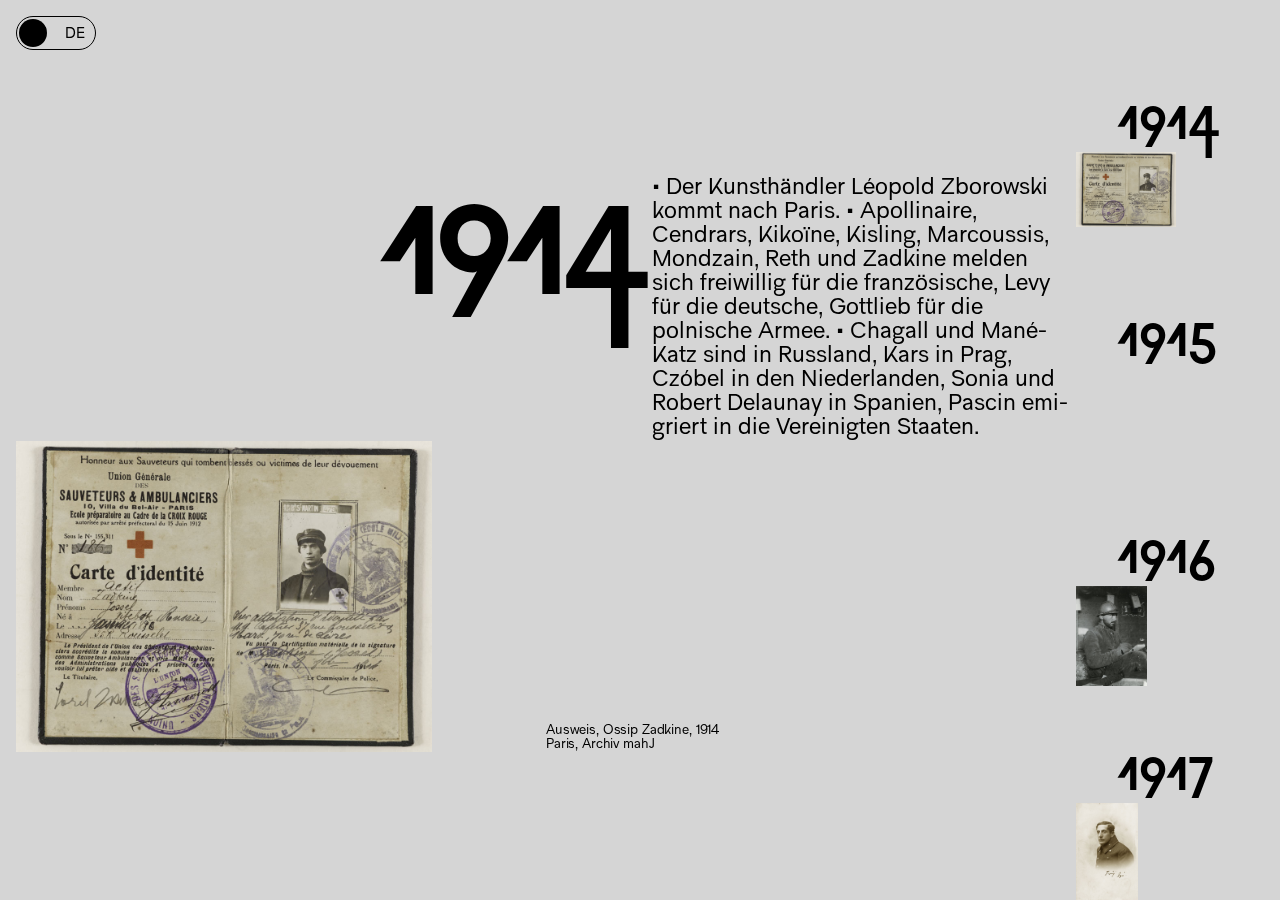
<file: Chronologie_2/index.html>
<html lang="en">

<head>
    <meta charset="UTF-8">
    <meta http-equiv="X-UA-Compatible" content="IE=edge">
    <meta name="viewport" content="width=device-width, initial-scale=1.0">
    <title>JMB Paris Magnétique • Kiosk 2</title>
    <link rel="stylesheet" href="main.css">
</head>

<body>
    <nav class="NavBar">
        <label class="switch">
            <input type="checkbox">
            <span class="slider round">
                <p id="EN">EN</p>
                <p id="DE">DE</p>
            </span>
        </label>
    </nav>

    <div class="body-wrapper">
        <div class="slider-main main-german-version">

            <div class="event-item" id="date-14">
                <div class="txt-h">
                    <h1 class="big-date">1914</h1>
                    <p class="body-txt">• Der Kunsthändler Léopold Zborowski kommt nach Paris. • Apollinaire, Cendrars,
                        Kikoïne, Kisling, Marcoussis, Mondzain, Reth und Zadkine melden sich freiwillig für die
                        französische, Levy für die deutsche, Gottlieb für die polnische Armee. • Chagall und Mané-Katz
                        sind in Russland, Kars in Prag, Czóbel in den Niederlanden, Sonia und Robert Delaunay in
                        Spanien, Pascin emi- griert in die Vereinigten Staaten.</p>
                </div>
                <div class="img-big img-horizontal">

                    <img src="src/10. Chrono 1914.jpeg" alt="1914" class="">
                    <div class="img-description">
                        <p>Ausweis, Ossip Zadkine, 1914 <br>Paris, Archiv mahJ</p>
                    </div>
                </div>
            </div>
            <div class="event-item" id="date-15">
                <div class="txt-h no-img">
                    <h1 class="big-date">1915</h1>
                    <p class="body-txt">• Kisling und Lipchitz kehren verwundet nach Paris zurück. • Soutine schließt
                        einen Vertrag mit dem Kunsthändler Léopold Zborowski.
                        • Marie Vassilieff eröffnet in ihrem Atelier in der Rue du Maine eine Kantine für mittellose
                        Künstler. Sie entwickelt sich zu einem Treff- punkt der Avantgarde, der von Othon Friesz,
                        Picasso, Max Jacob, Kisling, Modigliani und Marevna besucht wird.</p>
                </div>
            </div>
            <div class="event-item" id="date-16">
                <div class="txt-h">
                    <h1 class="big-date">1916</h1>
                    <p class="body-txt">• Lipchitz schließt einen Vertrag mit der Galerie von Léonce Rosenberg. •
                        Modigliani lernt Zborowski kennen, der ihn daraufhin als Kunsthändler vertritt. • Kisling,
                        Matisse, Modigliani, Ortiz de Zárate und Picasso stellen gemeinsam bei einer Ausstellung der
                        Gesellschaft Lyre et Palette aus.</p>
                </div>
                <div class="img-big img-vertical">

                    <img src="src/11. Chrono 1916.jpeg" alt="1916" class="">
                    <div class="img-description">
                        <p>Simon Mondzain an der Front <br>Collection Marie-José Mondzain</p>
                    </div>
                </div>
            </div>
            <div class="event-item" id="date-17">
                <div class="txt-h">
                    <h1 class="big-date">1917</h1>
                    <p class="body-txt">• Erste Einzelausstellung von Modigliani in der Pariser Galerie Berthe Weill. •
                        Die bolsche- wistische Partei proklamiert die Russische Sozialistische Föderative
                        Sowjetrepublik.
                        • Die „Blaue Armee“, polnischen Streitkräfte in Frankreich, wird aufgebaut. • Balfour-
                        Deklaration: Die Briten erklären ihre Unter- stützung für eine „nationale Heimstätte des
                        jüdischen Volkes“ im osmanischen Palästina</p>
                </div>
                <div class="img-big img-vertical">

                    <img src="src/12. Chrono 1917.jpeg" alt="1917" class="">
                    <div class="img-description">
                        <p>Léopold Gottlieb in polnischer Armeeuniform <br> Esther Charrin, Lyon</p>
                    </div>
                </div>
            </div>

            <div class="event-item" id="date-18">
                <div class="txt-h no-img">
                    <h1 class="big-date">1918</h1>
                    <p class="body-txt">• Chagall wird zum Kommissar für die schönen Künste in Witebsk ernannt,
                        wo er ein Museum und eine Kunstschule gründet. • Léonce Rosenberg eröffnet die Galerie L'Effort
                        Moderne und fördert kubistische Künstler. • Waffenstillstand zwischen
                        Frankreich und Deutschland.</p>
                </div>
            </div>
            <div class="event-item" id="date-19">
                <div class="txt-h no-img">
                    <h1 class="big-date">1919</h1>
                    <p class="body-txt">• Kars kehrt nach Paris zurück. • Mit Unter- stützung Leopold Zborowskis
                        schließt sich Soutine Krémègne in Céret an. • Erste Einzel- ausstellungen von Kikoïne
                        und Kisling in den Pariser Galerien Chéron und Druet. • Neue Welle von Pogromen in
                        Soviet Russland.</p>
                </div>
            </div>



        </div>
        <div class="slider-main main-english-version no-visible">

            <div class="event-item" id="date-14e">
                <div class="txt-h">
                    <h1 class="big-date">1914</h1>
                    <p class="body-txt">• The art dealer Léopold Zborowski arrives in Paris. • Apollinaire, Cendrars,
                        Kikoïne, Kisling, Marcoussis, Mondzain, Reth and Zadkine volunteer in the French, Levy in the
                        German and Gottlieb in the Polish army. • Chagall and Mané-Katz stay in Russia, Kars in Prague,
                        Czóbel in the Netherlands, Sonia and Robert Delaunay remain in Spain, Pascin emigrates to the
                        United States.</p>
                </div>
                <div class="img-big img-horizontal">

                    <img src="src/10. Chrono 1914.jpeg" alt="1914" class="">
                    <div class="img-description">
                        <p>ID card, Ossip Zadkine, 1914 <br>Paris, Archiv mahJ</p>
                    </div>
                </div>
            </div>
            <div class="event-item" id="date-15e">
                <div class="txt-h no-img">
                    <h1 class="big-date">1915</h1>
                    <p class="body-txt">• Kisling and Lipchitz, wounded, return to Paris. • Soutine signs a contract
                        with the art dealer Léopold Zborowski. • Marie Vassilieff opens a canteen for destitute artists
                        in her studio in rue du Maine. It becomes a meeting place for the avant-garde and is frequented
                        by Othon Friesz, Picasso, Max Jacob, Kisling, Modigliani, and Marevna.</p>
                </div>
            </div>
            <div class="event-item" id="date-16e">
                <div class="txt-h">
                    <h1 class="big-date">1916</h1>
                    <p class="body-txt">• Lipchitz signs a contract with Léonce Rosenberg’s gallery. • Modigliani meets
                        Zborowski, who becomes his art dealer. • Kisling, Matisse, Modigliani, Ortiz de Zárate, and
                        Picasso show together at the exhibition organized by the Lyre et Palette Society.</p>
                </div>
                <div class="img-big img-vertical">

                    <img src="src/11. Chrono 1916.jpeg" alt="1916" class="">
                    <div class="img-description">
                        <p>Simon Mondzain on the frontline <br>Collection Marie-José Mondzain</p>
                    </div>
                </div>
            </div>
            <div class="event-item" id="date-17e">
                <div class="txt-h">
                    <h1 class="big-date">1917</h1>
                    <p class="body-txt">• Modigliani’s first solo exhibition in Paris at Galerie Berthe Weill. • The
                        Bolshevik party pro- claims the Russian Soviet Federalist Socialist Republic. • Creation of the
                        Polish military con- tingent known as the “Blue Army” in France.
                        • The Balfour Declaration: The British proclaim their support for a “national home for the
                        Jewish people” in Ottoman Palestine.</p>
                </div>
                <div class="img-big img-vertical">

                    <img src="src/12. Chrono 1917.jpeg" alt="1917" class="">
                    <div class="img-description">
                        <p>Léopold Gottlieb in Polish army uniform <br>Esther Charrin, Lyon</p>
                    </div>
                </div>
            </div>

            <div class="event-item" id="date-18e">
                <div class="txt-h no-img">
                    <h1 class="big-date">1918</h1>
                    <p class="body-txt">• Chagall is appointed commissar of arts for Vitebsk, where he founds a museum
                        and an art school. • Léonce Rosenberg opens Galerie L'Effort Moderne and promotes Cubist
                        artists.
                        • Armistice between France and Germany.</p>
                </div>
            </div>
            <div class="event-item" id="date-19e">
                <div class="txt-h no-img">
                    <h1 class="big-date">1919</h1>
                    <p class="body-txt">• Kars returns to Paris. • Soutine joins Krémègne at Céret with the help of
                        Leopold Zborowski.
                        • Kikoïne and Kisling’s first solo exhibitions in Paris at Galerie Chéron and Galerie Druet. •
                        New wave of pogroms in Soviet Russia.</p>
                </div>
            </div>



        </div>
        <div class="slider-list list-german-version">

            <div class="date-item" id="date14">
                <a href="#date-14">
                    <h3 class="date-list">1914</h3>
                    <img src="src/10. Chrono 1914.jpeg" alt="" class="img-list">

                </a>
            </div>
            <div class="date-item" id="date15">
                <a href="#date-15">
                    <h3 class="date-list">1915</h3>
                </a>
            </div>
            <div class="date-item" id="date16">
                <a href="#date-16">
                    <h3 class="date-list">1916</h3>
                    <img src="src/11. Chrono 1916.jpeg" alt="" class="img-list">
                </a>
            </div>
            <div class="date-item" id="date17">
                <a href="#date-17">
                    <h3 class="date-list">1917</h3>
                    <img src="src/12. Chrono 1917.jpeg" alt="" class="img-list">
                </a>
            </div>
            <div class="date-item" id="date18">
                <a href="#date-18">
                    <h3 class="date-list">1918</h3>
                </a>
            </div>
            <div class="date-item" id="date19">
                <a href="#date-19">
                    <h3 class="date-list">1919</h3>
                </a>
            </div>


        </div>
        <div class="slider-list list-english-version no-visible">

            <div class="date-item" id="date14e">
                <a href="#date-14e">
                    <h3 class="date-list">1914</h3>
                    <img src="src/10. Chrono 1914.jpeg" alt="" class="img-list">

                </a>
            </div>
            <div class="date-item" id="date15e">
                <a href="#date-15e">
                    <h3 class="date-list">1915</h3>
                </a>
            </div>
            <div class="date-item" id="date16e">
                <a href="#date-16e">
                    <h3 class="date-list">1916</h3>
                    <img src="src/11. Chrono 1916.jpeg" alt="" class="img-list">
                </a>
            </div>
            <div class="date-item" id="date17e">
                <a href="#date-17e">
                    <h3 class="date-list">1917</h3>
                    <img src="src/12. Chrono 1917.jpeg" alt="" class="img-list">
                </a>
            </div>
            <div class="date-item" id="date18e">
                <a href="#date-18e">
                    <h3 class="date-list">1918</h3>
                </a>
            </div>
            <div class="date-item" id="date19e">
                <a href="#date-19e">
                    <h3 class="date-list">1919</h3>
                </a>
            </div>


        </div>
    </div>
    <script src="./script.js"></script>
</body>

</html>
</file>
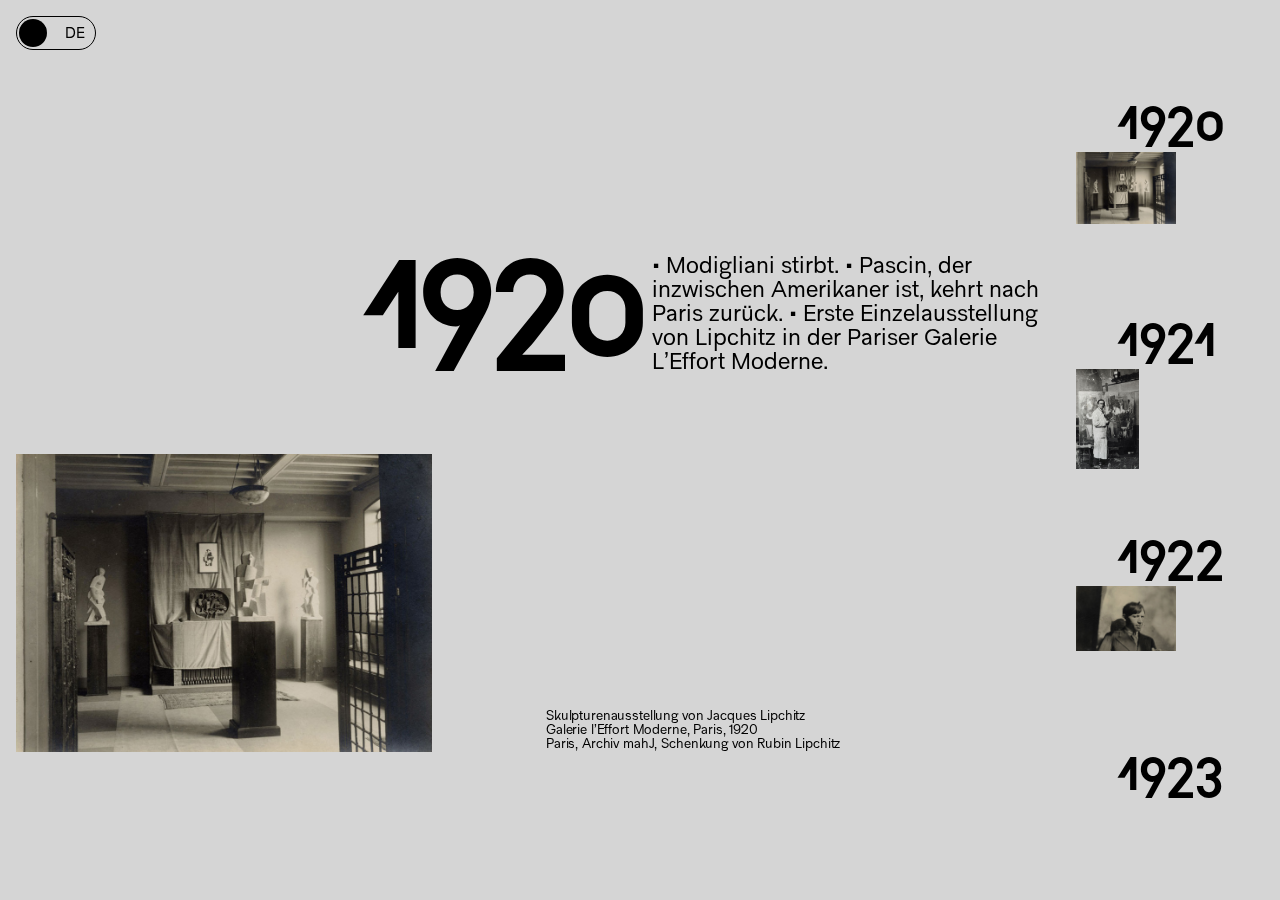
<file: Chronologie_3/index.html>
<html lang="en">

<head>
    <meta charset="UTF-8">
    <meta http-equiv="X-UA-Compatible" content="IE=edge">
    <meta name="viewport" content="width=device-width, initial-scale=1.0">
    <title>JMB Paris Magnétique • Kiosk 3</title>
    <link rel="stylesheet" href="main.css">
</head>

<body>
    <nav class="NavBar">
        <label class="switch">
            <input type="checkbox" id="checkbox">
            <span class="slider round">
                <p id="EN">EN</p>
                <p id="DE">DE</p>
            </span>
        </label>
    </nav>

    <div class="body-wrapper">

        <div class="slider-main main-german-version">


            <div class="event-item" id="date-20">
                <div class="txt-h">
                    <h1 class="big-date">192o</h1>
                    <p class="body-txt">• Modigliani stirbt. • Pascin, der inzwischen Amerikaner ist, kehrt nach
                        Paris
                        zurück.
                        • Erste Einzelausstellung von Lipchitz in der Pariser Galerie L’Effort Moderne.</p>
                </div>
                <div class="img-big img-horizontal">

                    <img src="src/13. Chrono 1920.jpeg" alt="1920" class="">
                    <div class="img-description">
                        <p>Skulpturenausstellung von Jacques Lipchitz
                            <br>Galerie l’Effort Moderne, Paris, 1920
                            <br>Paris, Archiv mahJ, Schenkung von Rubin Lipchitz</p>
                    </div>
                </div>
            </div>
            <div class="event-item" id="date-21">
                <div class="txt-h no-img">
                    <h1 class="big-date">1921</h1>
                    <p class="body-txt">• Epstein, Kars, Kisling und Lipchitz stellen im Salon des Indépendants aus.
                        •
                        Zadkine erhält die französische Staatsbürgerschaft.
                        • In den Vereinigten Staaten begrenzt der Emergency Quota Act die Zahl der pro Staat
                        zugelassenen jüdischen Einwanderer und anderer „Unerwünschter“.</p>
                </div>
                <div class="img-big img-vertical">

                    <img src="src/14. Chrono 1921.jpeg" alt="1921" class="">
                    <div class="img-description">
                        <p>Henri Hayden in seinem Atelier, 1920
                            <br>Paris, Archiv mahJ</p>
                    </div>
                </div>
            </div>
            <div class="event-item" id="date-22">
                <div class="txt-h">
                    <h1 class="big-date">1922</h1>
                    <p class="body-txt">• Lipchitz schließt einen Vertrag mit der Galerie von Léonce Rosenberg. •
                        Modigliani lernt Zborowski kennen, der ihn daraufhin als Kunsthändler vertritt. • Kisling,
                        Matisse, Modigliani, Ortiz de Zárate und Picasso stellen gemeinsam bei einer Ausstellung der
                        Gesellschaft Lyre et Palette aus.</p>
                </div>
                <div class="img-big img-horizontal">

                    <img src="src/15. Chrono 1922.jpeg" alt="1922" class="">
                    <div class="img-description">
                        <p>Chaïm Soutine, ca. 1922 <br>Paris, Archiv mahJ</p>
                    </div>
                </div>
            </div>
            <div class="event-item" id="date-23">
                <div class="txt-h no-img">
                    <h1 class="big-date">1923</h1>
                    <p class="body-txt">• Léon Weissberg zieht nach Paris. • Chagall und Marcel Slodki kehren
                        zurück. •
                        Einzelaus- stellung von Mané-Katz in der Pariser Galerie Percier. • Hayden, Halicka, Kars,
                        Kisling und Zadkine stellen im Salon des Tuileries aus.
                        • Zborowski übernimmt als Kunsthändler die Vertretung von Hayden, und Paul Guillaume
                        vertritt
                        Krémègne. • Mondzain erhält die französische Staatsbürgerschaft. • Lipchitz und
                        Miestchaninoff
                        beziehen von Le Corbusier entworfene Villenateliers.</p>
                </div>

            </div>


            <div class="event-item" id="date-24">
                <div class="txt-h">
                    <h1 class="big-date">1924</h1>
                    <p class="body-txt">• Ausstellung von Werken Pascins in der Pariser Galerie Pierre Loeb. •
                        Breiter
                        Wider- stand gegen die Entscheidung im Salon des Indépendants, Werke nach Nationalität
                        geordnet
                        auszustellen. • Als Reaktion ziehen mehrere Künstler ihre Teilnahme zu- rück. • Die zweite
                        Ausgabe der jiddischen Zeitschrift Khalyastra erscheint in Paris.
                        • Kikoïne, Kisling und Lipchitz erhalten die französische Staatsbürgerschaft.</p>
                </div>
                <div class="img-big img-vertical">

                    <img src="src/16. Chrono 1924.jpeg" alt="1924" class="">
                    <div class="img-description">
                        <p>Jules Pascin, Pierre Marseille mit Modellen im Atelier von Pascin
                            Paris, 1925
                            <br> Paris, Archiv mahJ, Fonds André und Jeanine Warnod
                        </p>
                    </div>
                </div>
            </div>
            <div class="event-item" id="date-25">
                <div class="txt-h">
                    <h1 class="big-date">1925</h1>
                    <p class="body-txt">• Marcoussis zeigt seine erste Einzelausstel- lung in der Pariser Galerie
                        Pierre. •
                        In der Ausgabe vom 27. Januar der Zeitschrift Comœdia veröffentlicht der Kunstkritiker André
                        Warnod
                        den Artikel „L’École de Paris“ („Die Schule von Paris“), in dem er auslän- dische Künstler
                        verteidigt. • Orloff erhält die französische Staatsbürgerschaft.</p>
                </div>
                <div class="img-big img-vertical">

                    <img src="src/17. Chrono 1925.jpeg" alt="1925" class="">
                    <div class="img-description">
                        <p>Marc Chagall, 1922 <br>Paris, Archiv mahJ</p>
                    </div>
                </div>
            </div>
            <div class="event-item" id="date-26">
                <div class="txt-h">
                    <h1 class="big-date">1926</h1>
                    <p class="body-txt">• Chagall schließt einen Vertrag mit der Galerie Bernheim-Jeune. • Der
                        Architekt
                        Auguste Perret entwirft für Chana Orloff ein Haus mit Atelier in der Straße Villa Seurat.
                    </p>
                </div>
                <div class="img-big img-vertical">

                    <img src="src/18. Chrono 1926.jpeg" alt="1926" class="">
                    <div class="img-description">
                        <p>Chana Orloff, ca. 1926 <br> Paris, Archiv mahJ</p>
                    </div>
                </div>
            </div>
            <div class="event-item" id="date-27">
                <div class="txt-h no-img">
                    <h1 class="big-date">1927</h1>
                    <p class="body-txt">• Eröffnung der Galerien Zborowski und Zak, die auf Künstler der Pariser
                        Schule
                        spe-
                        zialisiert sind. • Erste Einzelausstellung von Soutine in der Pariser Galerie Bing.
                        • Mané-Katz erhält die französische Staats- bürgerschaft. • Veröffentlichung der ersten
                        Monografien
                        in der Reihe „Jüdische Künstler“ der Pariser Éditions Le Triangle. • Ein am 10. August
                        verabschiedetes Gesetz gestattet die Einbürgerung von kürzlich nach Frankreich
                        eingewanderten
                        Personen.</p>
                </div>
            </div>
            <div class="event-item" id="date-29">
                <div class="txt-h no-img">
                    <h1 class="big-date">1929</h1>
                    <p class="body-txt">• Pascin schließt einen Vertrag mit der Galerie Bernheim-Jeune.</p>
                </div>
            </div>
            <div class="event-item" id="date-30">
                <div class="txt-h">
                    <h1 class="big-date">193o</h1>
                    <p class="body-txt">• Pascin begeht Suizid.</p>
                </div>
                <div class="img-big img-vertical">

                    <img src="src/19. Chrono 1930.jpeg" alt="1930" class="">
                    <div class="img-description">
                        <p>Jules Pascin, Cherbourg, 1927 <br>
                            Paris, Archiv mahJ, Fonds André und Jeanine Warnod</p>
                    </div>
                </div>
            </div>
            <div class="event-item" id="date-31">
                <div class="txt-h no-img">
                    <h1 class="big-date">1931</h1>
                    <p class="body-txt">• Chagall reist ins britische Mandatsgebiet Palästina, um im Auftrag von
                        Ambroise Vollard eine illustrierte Bibel zu gestalten. • Während Frankreich von einer
                        Wirtschaftskrise erfasst wird, greift der Rassismus um sich.</p>
                </div>
            </div>
            <div class="event-item" id="date-32">
                <div class="txt-h no-img">
                    <h1 class="big-date">1932</h1>
                    <p class="body-txt">• Hayden erhält die französische Staats- bürgerschaft. • Einweihung des
                        Musée
                        National des Écoles Étrangères Contemporaines im Jeu de Paume; Saal 14 ist der Pariser
                        Kunstszene gewidmet. • Die NSDAP wird zur größten Partei im deutschen Reichstag.</p>
                </div>
            </div>
            <div class="event-item" id="date-33">
                <div class="txt-h no-img">
                    <h1 class="big-date">1933</h1>
                    <p class="body-txt">• Hitler erhält umfassende Vollmachten; die NSDAP wird zur einzigen
                        politischen
                        Partei Deutschlands. • Wirtschaftsboykott gegen Juden und Beginn einer jüdischen
                        Auswanderungswelle aus Deutschland.</p>
                </div>
            </div>
            <div class="event-item" id="date-35">
                <div class="txt-h no-img">
                    <h1 class="big-date">1935</h1>
                    <p class="body-txt">• Orloff stellt im Kunstmuseum von Tel Aviv aus. • Das Reichsbürgergesetz
                        und
                        das Gesetz zum Schutze des deutschen Blutes und der deutschen Ehre – zusammen bekannt als
                        die
                        Nürnberger Gesetze – begründen ein Juden ausgrenzendes System. • Internationaler
                        Schriftstellerkongress zur Verteidigung der Kultur in Paris.
                    </p>
                </div>
            </div>
            <div class="event-item" id="date-36">
                <div class="txt-h no-img">
                    <h1 class="big-date">1936</h1>
                    <p class="body-txt">• Die Volksfront gewinnt im April die Wahlen in Frankreich; Léon Blum wird
                        Premierminister.</p>
                </div>
            </div>
            <div class="event-item" id="date-37">
                <div class="txt-h">
                    <h1 class="big-date">1937</h1>
                    <p class="body-txt">• Internationale Ausstellung Kunst und Technik im modernen Leben in Paris;
                        Lipchitz zeigt eine Auftragsarbeit mit dem Titel „Prometheus und der Geier“. • Chagall erhält
                        die
                        franzö- sische Staatsbürgerschaft. • Die Nazis organisieren in München die Ausstellung
                        Entartete Kunst. • Gründung der Gesellschaft jüdischer Künstler in Paris unter der Leitung
                        von
                        Weissberg. • Fenster eröffnet eine Begegnungsstätte für jüdische Flüchtlinge.
                        • Sturz der Regierung Blum.</p>
                </div>
                <div class="img-big img-vertical special">

                    <img src="src/20. Chrono 1937.jpeg" alt="1937" class="">
                    <div class="img-description">
                        <p>Jacques Lipchitz vor seiner Skulptur „Prometheus und der Geier“, Paris, 1937 <br> Esther
                            Charrin, Lyon</p>
                    </div>
                </div>
            </div>
            <div class="event-item" id="date-38">
                <div class="txt-h no-img">
                    <h1 class="big-date">1938</h1>
                    <p class="body-txt">• Soutine zieht in ein Atelier in Villa Seurat, nahe dem Atelier von Orloff.
                        •
                        Deutschland annektiert Österreich und durch das „Münchner Abkommen“ auch das Sudeten- land
                        in
                        der Tschechoslowakei. • Am 9. und 10. November finden in Deutschland Pogrome gegen Juden
                        statt.
                        • Léon Blum wird erneut Frankreichs Premierminister. • In Italien werden die Rassengesetze
                        verabschiedet.
                    </p>
                </div>
            </div>
            <div class="event-item" id="date-39">
                <div class="txt-h no-img">
                    <h1 class="big-date">1939</h1>
                    <p class="body-txt">• Kisling meldet sich als Freiwilliger bei der französischen Armee. • Auch
                        Hosiasson, Lipsi und Mané-Katz gehen zum Militär. Kikoïne dient in der Reservearmee. • Bünd-
                        nis
                        zwischen Deutschland und Italien.
                        • Deutschland verstößt gegen das Münchner Abkommen, indem es in Polen einmar- schiert. •
                        Frankreich und das Vereinigte Königreich erklären Deutschland den Krieg.</p>
                </div>
            </div>
            <div class="event-item" id="date-40">
                <div class="txt-h no-img">
                    <h1 class="big-date">194o</h1>
                    <p class="body-txt">• Halicka und Marcoussis suchen Zuflucht in Cusset, Chagall in Gordes und
                        Lipchitz und Kikoïne in Toulouse. • Die Delaunays begeben sich nach Châtel-Guyon, wo Hayden
                        zu
                        ihnen stößt. • Krémègne flüchtet nach Turenne, Weissberg ins Departement Aveyron. • Soutine
                        erhält die Auflage, in Civry-sur-Serein zu bleiben, Kars geht nach Lyon. • Die Deutschen
                        besetzen Paris, und die französische Armee kapituliert. • Im Juli wird die Vichy-Regierung
                        eingesetzt. • Im Oktober wird ohne Abstimmung im Parlament das „Judenstatut“ verkündet. •
                        Die
                        bei Juden beschlagnahmten Kunstwerke werden von den Nazis im Jeu de Paume eingelagert.</p>
                </div>
            </div>
        </div>

        <div class="slider-main main-english-version no-visible">
            <div class="event-item" id="date-20e">
                <div class="txt-h">
                    <h1 class="big-date">192o</h1>
                    <p class="body-txt">• Modigliani dies. • Pascin, now an American, returns to Paris. • Lipchitz’
                        first solo exhibition in Paris at Galerie L’Effort Moderne.</p>
                </div>
                <div class="img-big img-horizontal">

                    <img src="src/13. Chrono 1920.jpeg" alt="1920" class="">
                    <div class="img-description">
                        <p>Exhibition of sculptures by Jacques Lipchitz <br>Galerie l’Effort Moderne, Paris, 1920
                            <br>
                            Paris, Archiv mahJ, gift of Rubin Lipchitz</p>
                    </div>
                </div>
            </div>
            <div class="event-item" id="date-21e">
                <div class="txt-h no-img">
                    <h1 class="big-date">1921</h1>
                    <p class="body-txt">• Epstein, Kars, Kisling, and Lipchitz show at the Salon des Indépendants. •
                        Zadkine obtains French citizenship. • In the United States, the Emergency Quota Act limits the
                        number of Jewish immigrants and other “undesirables” admitted per country.</p>
                </div>
                <div class="img-big img-vertical">

                    <img src="src/14. Chrono 1921.jpeg" alt="1921" class="">
                    <div class="img-description">
                        <p>Henri Hayden in his studio, 1920
                            <br>Paris, Archiv mahJ</p>
                    </div>
                </div>
            </div>
            <div class="event-item" id="date-22e">
                <div class="txt-h">
                    <h1 class="big-date">1922</h1>
                    <p class="body-txt">• First solo exhibitions in Paris by Kars at Galerie La Licorne, Lipsi at
                        Galerie Hébrard and Orloff at Galerie Jacques Povolozky.
                        • The Musée du Jeu de Paume opens a new department to show works by foreign artists.
                        • The American collector Albert C. Barnes stays in Paris, acquiring many works by Lipchitz,
                        Modigliani, Pascin and particularly Soutine.</p>
                </div>
                <div class="img-big img-horizontal">

                    <img src="src/15. Chrono 1922.jpeg" alt="1922" class="">
                    <div class="img-description">
                        <p>Chaïm Soutine, ca. 1922 <br>Paris, Archiv mahJ</p>
                    </div>
                </div>
            </div>
            <div class="event-item" id="date-23e">
                <div class="txt-h no-img">
                    <h1 class="big-date">1923</h1>
                    <p class="body-txt">• Léon Weissberg moves to Paris. • Chagall and Marcel Slodki return. • Solo show
                        by Mané-Katz at Galerie Percier in Paris. • Hayden, Halicka, Kars, Kisling, and Zadkine show at
                        the Salon des Tuileries. • Zborowski becomes Hayden’s art dealer and Paul Guillaume represents
                        Krémègne. • Mondzain obtains French citi- zenship. • Lipchitz and Miestchaninoff move into villa
                        studios designed by Le Corbusier.</p>
                </div>

            </div>


            <div class="event-item" id="date-24e">
                <div class="txt-h">
                    <h1 class="big-date">1924</h1>
                    <p class="body-txt">• Exhibition of works by Pascin at Galerie Pierre Loeb in Paris. • The decision
                        to show the works in the Salon des Indépendants by nationality is widely opposed. Several
                        artists withdraw their works. • Publication of the second issue of the Yiddish review Khalyastra
                        in Paris. • Kikoïne, Kisling and Lipchitz obtain French citizenship.</p>
                </div>
                <div class="img-big img-vertical">

                    <img src="src/16. Chrono 1924.jpeg" alt="1924" class="">
                    <div class="img-description">
                        <p>Jules Pascin, Pierre Marseille with models in the studio of Pascin, 1925
                            <br> Paris, Archiv mahJ, Fonds André and Jeanine Warnod
                        </p>
                    </div>
                </div>
            </div>
            <div class="event-item" id="date-25e">
                <div class="txt-h">
                    <h1 class="big-date">1925</h1>
                    <p class="body-txt">• Marcoussis has his first solo exhibition in Paris at Galerie Pierre. • In the
                        January 27 edi- tion of the review Comœdia, the art critic André Warnod publishes the article
                        “The School of Paris,” in which he defends foreign artists.
                        • Orloff obtains French citizenship.</p>
                </div>
                <div class="img-big img-vertical">

                    <img src="src/17. Chrono 1925.jpeg" alt="1925" class="">
                    <div class="img-description">
                        <p>Marc Chagall, 1922 <br>Paris, Archiv mahJ</p>
                    </div>
                </div>
            </div>
            <div class="event-item" id="date-26e">
                <div class="txt-h">
                    <h1 class="big-date">1926</h1>
                    <p class="body-txt">• Chagall signs a contract with Galerie Bernheim-Jeune. • The architect Auguste
                        Perret designs a house and studio for Orloff in Villa Seurat.</p>
                </div>
                <div class="img-big img-vertical">

                    <img src="src/18. Chrono 1926.jpeg" alt="1926" class="">
                    <div class="img-description">
                        <p>Chana Orloff, ca. 1926 <br> Paris, Archiv mahJ</p>
                    </div>
                </div>
            </div>
            <div class="event-item" id="date-27e">
                <div class="txt-h no-img">
                    <h1 class="big-date">1927</h1>
                    <p class="body-txt">• Opening of Galerie Zborowski and Galerie Zak, which specialize in School of
                        Paris artists.
                        • Soutine’s first solo exhibition in Paris at Galerie Bing. • Mané-Katz obtains French
                        citizenship.
                        • Publication of the first monographs in the “Jewish Artists” collection of Éditions Le Triangle
                        in Paris. • A law passed on August 10 allows for naturalization of recent immigrants to France.
                    </p>
                </div>
            </div>
            <div class="event-item" id="date-29e">
                <div class="txt-h no-img">
                    <h1 class="big-date">1929</h1>
                    <p class="body-txt">• Pascin signs a contract with Galerie Bernheim-Jeune.</p>
                </div>
            </div>
            <div class="event-item" id="date-30e">
                <div class="txt-h">
                    <h1 class="big-date">193o</h1>
                    <p class="body-txt">• Pascin commits suicide.</p>
                </div>
                <div class="img-big img-vertical">

                    <img src="src/19. Chrono 1930.jpeg" alt="1930" class="">
                    <div class="img-description">
                        <p>Jules Pascin, Cherbourg, 1927 <br>
                            Paris, Archiv mahJ, Fonds André und Jeanine Warnod</p>
                    </div>
                </div>
            </div>
            <div class="event-item" id="date-31e">
                <div class="txt-h no-img">
                    <h1 class="big-date">1931</h1>
                    <p class="body-txt">• Chagall travels to British Mandate Palestine to prepare an illustrated Bible
                        commissioned by Ambroise Vollard. • Racism proliferates as France is hit by an economic crisis.
                    </p>
                </div>
            </div>
            <div class="event-item" id="date-32e">
                <div class="txt-h no-img">
                    <h1 class="big-date">1932</h1>
                    <p class="body-txt">• Hayden obtains French citizenship. • Inaugu- ration of the Musée National des
                        Écoles Étrangères Contemporaines in the Jeu de Paume; Room 14 is devoted to the Parisian art
                        scene. • The Nazi Party becomes the largest party in the German Parliament.</p>
                </div>
            </div>
            <div class="event-item" id="date-33e">
                <div class="txt-h no-img">
                    <h1 class="big-date">1933</h1>
                    <p class="body-txt">• Hitler is granted plenary powers; the Nazi Party becomes the sole political
                        party in Germany. • Economic boycott of Jews and the start of a wave of Jewish emigration from
                        Germany.</p>
                </div>
            </div>
            <div class="event-item" id="date-35e">
                <div class="txt-h no-img">
                    <h1 class="big-date">1935</h1>
                    <p class="body-txt">• Orloff exhibits at the Tel Aviv Museum of Art. • The Reich Citizenship Law and
                        the Law for the Protection of German Blood and Honor – known collectively as the Nuremberg Laws
                        – instate a system exclusionary of Jews.
                        • International Congress for the Defense of Culture in Paris.</p>
                </div>
            </div>
            <div class="event-item" id="date-36e">
                <div class="txt-h no-img">
                    <h1 class="big-date">1936</h1>
                    <p class="body-txt">• The Popular Front wins the April elections in France; Léon Blum becomes prime
                        minister.</p>
                </div>
            </div>
            <div class="event-item" id="date-37e">
                <div class="txt-h">
                    <h1 class="big-date">1937</h1>
                    <p class="body-txt">• International Exposition of Art and Technology in Modern Life in Paris;
                        Lipchitz shows a com- missioned work titled “Prometheus Strangling the Vulture”. • Chagall
                        obtains
                        French citi-
                        zenship. • The Nazis organize the Entartete Kunst (Degenerate Art) exhibition in Munich.
                        • Founding of the Jewish Artists’ Association in Paris, chaired by Weissberg. • Fenster opens
                        a hostel for Jewish refugees. • Fall of the Blum government.</p>
                </div>
                <div class="img-big img-vertical">

                    <img src="src/20. Chrono 1937.jpeg" alt="1937" class="">
                    <div class="img-description">
                        <p>Jacques Lipchitz in front of his sculpture “Prometheus Strangling the Vulture”,
                            Paris, 1937 <br> Esther Charrin, Lyon</p>
                    </div>
                </div>
            </div>
            <div class="event-item" id="date-38e">
                <div class="txt-h no-img">
                    <h1 class="big-date">1938</h1>
                    <p class="body-txt">• Soutine moves into a studio in Villa Seurat, near Chana Orloff’s studio. •
                        Germany annexes Austria and by the “Munich Agreement” the Sudetenland, part of Czechoslovakia,
                        as well.
                        • In Germany pogroms are carried out against Jews on 9 and 10 November. • In France, Léon Blum
                        becomes prime minister again. • Racist laws passed in Italy.</p>
                </div>
            </div>
            <div class="event-item" id="date-39e">
                <div class="txt-h no-img">
                    <h1 class="big-date">1939</h1>
                    <p class="body-txt">• Kisling volunteers for the French army.
                        • Hosiasson, Lipsi, and Mané-Katz enlist. Kikoïne serves in the reserve army. • Alliance between
                        Germany and Italy. • Germany violates the Munich Agreement by invading Poland. • France and the
                        United Kingdom declare war on Germany.
                    </p>
                </div>
            </div>
            <div class="event-item" id="date-40e">
                <div class="txt-h no-img">
                    <h1 class="big-date">194o</h1>
                    <p class="body-txt">• Halicka and Marcoussis seek refuge at Cusset, Chagall at Gordes, and Lipchitz
                        and Kikoïne
                        in Toulouse. • The Delaunays leave for Châtel- Guyon, joined there by Hayden. • Krémègne seeks
                        refuge at Turenne, Weissberg in the Aveyron. Soutine is given a compulsory order of residence at
                        Civry-sur-Serein, Kars leaves for Lyon. • The Germans occupy Paris and the French army
                        surrenders. • The Vichy Government is instated in July. • Promulgation without a vote in
                        parliament of the “Statutes on Jews” in October. • The Jeu de Paume is requisitioned by the
                        Nazis to store artworks despoiled
                        from Jews.</p>
                </div>
            </div>
        </div>


        <div class="slider-list list-german-version">

            <div class="date-item" id="date20">
                <a href="#date-20">
                    <h3 class="date-list">192o</h3>
                    <img src="src/13. Chrono 1920.jpeg" alt="" class="img-list">
                </a>
            </div>
            <div class="date-item" id="date21">
                <a href="#date-21">
                    <h3 class="date-list">1921</h3>
                    <img src="src/14. Chrono 1921.jpeg" alt="" class="img-list">

                </a>
            </div>
            <div class="date-item" id="date22">
                <a href="#date-22">
                    <h3 class="date-list">1922</h3>
                    <img src="src/15. Chrono 1922.jpeg" alt="" class="img-list">
                </a>
            </div>
            <div class="date-item" id="date23">
                <a href="#date-23">
                    <h3 class="date-list">1923</h3>

                </a>
            </div>

            <div class="date-item" id="date24">
                <a href="#date-24">
                    <h3 class="date-list">1924</h3>
                    <img src="src/16. Chrono 1924.jpeg" alt="" class="img-list">

                </a>
            </div>
            <div class="date-item" id="date25">
                <a href="#date-25">
                    <h3 class="date-list">1925</h3>
                    <img src="src/17. Chrono 1925.jpeg" alt="" class="img-list">

                </a>
            </div>
            <div class="date-item" id="date26">
                <a href="#date-26">
                    <h3 class="date-list">1926</h3>
                    <img src="src/18. Chrono 1926.jpeg" alt="" class="img-list">
                </a>
            </div>
            <div class="date-item" id="date27">
                <a href="#date-27">
                    <h3 class="date-list">1927</h3>
                </a>
            </div>

            <div class="date-item" id="date29">
                <a href="#date-29">
                    <h3 class="date-list">1929</h3>
                </a>
            </div>
            <div class="date-item" id="date30">
                <a href="#date-30">
                    <h3 class="date-list">193o</h3>
                    <img src="src/19. Chrono 1930.jpeg" alt="" class="img-list">
                </a>
            </div>
            <div class="date-item" id="date31">
                <a href="#date-31">
                    <h3 class="date-list">1931</h3>
                </a>
            </div>
            <div class="date-item" id="date32">
                <a href="#date-32">
                    <h3 class="date-list">1932</h3>
                </a>
            </div>
            <div class="date-item" id="date33">
                <a href="#date-33">
                    <h3 class="date-list">1933</h3>
                </a>
            </div>
            <div class="date-item" id="date35">
                <a href="#date-35">
                    <h3 class="date-list">1935</h3>
                </a>
            </div>
            <div class="date-item" id="date36">
                <a href="#date-36">
                    <h3 class="date-list">1936</h3>
                </a>
            </div>
            <div class="date-item" id="date37">
                <a href="#date-37">
                    <h3 class="date-list">1937</h3>
                    <img src="src/20. Chrono 1937.jpeg" alt="" class="img-list">
                </a>
            </div>
            <div class="date-item" id="date38">
                <a href="#date-38">
                    <h3 class="date-list">1938</h3>
                </a>
            </div>
            <div class="date-item" id="date39">
                <a href="#date-39">
                    <h3 class="date-list">1939</h3>
                </a>
            </div>
            <div class="date-item" id="date40">
                <a href="#date-40">
                    <h3 class="date-list">194o</h3>
                </a>
            </div>


        </div>
        <div class="slider-list list-english-version no-visible">

            <div class="date-item" id="date20e">
                <a href="#date-20e">
                    <h3 class="date-list">192o</h3>
                    <img src="src/13. Chrono 1920.jpeg" alt="" class="img-list">
                </a>
            </div>
            <div class="date-item" id="date21e">
                <a href="#date-21e">
                    <h3 class="date-list">1921</h3>
                    <img src="src/14. Chrono 1921.jpeg" alt="" class="img-list">

                </a>
            </div>
            <div class="date-item" id="date22e">
                <a href="#date-22e">
                    <h3 class="date-list">1922</h3>
                    <img src="src/15. Chrono 1922.jpeg" alt="" class="img-list">
                </a>
            </div>
            <div class="date-item" id="date23e">
                <a href="#date-23e">
                    <h3 class="date-list">1923</h3>
                </a>
            </div>

            <div class="date-item" id="date24e">
                <a href="#date-24e">
                    <h3 class="date-list">1924</h3>
                    <img src="src/16. Chrono 1924.jpeg" alt="" class="img-list">

                </a>
            </div>
            <div class="date-item" id="date25e">
                <a href="#date-25e">
                    <h3 class="date-list">1925</h3>
                    <img src="src/17. Chrono 1925.jpeg" alt="" class="img-list">

                </a>
            </div>
            <div class="date-item" id="date26e">
                <a href="#date-26e">
                    <h3 class="date-list">1926</h3>
                    <img src="src/18. Chrono 1926.jpeg" alt="" class="img-list">
                </a>
            </div>
            <div class="date-item" id="date27e">
                <a href="#date-27e">
                    <h3 class="date-list">1927</h3>
                </a>
            </div>

            <div class="date-item" id="date29e">
                <a href="#date-29e">
                    <h3 class="date-list">1929</h3>
                </a>
            </div>
            <div class="date-item" id="date30e">
                <a href="#date-30e">
                    <h3 class="date-list">193o</h3>
                    <img src="src/19. Chrono 1930.jpeg" alt="" class="img-list">
                </a>
            </div>
            <div class="date-item" id="date31e">
                <a href="#date-31e">
                    <h3 class="date-list">1931</h3>
                </a>
            </div>
            <div class="date-item" id="date32e">
                <a href="#date-32e">
                    <h3 class="date-list">1932</h3>
                </a>
            </div>
            <div class="date-item" id="date33e">
                <a href="#date-33e">
                    <h3 class="date-list">1933</h3>
                </a>
            </div>
            <div class="date-item" id="date35e">
                <a href="#date-35e">
                    <h3 class="date-list">1935</h3>
                </a>
            </div>
            <div class="date-item" id="date36e">
                <a href="#date-36e">
                    <h3 class="date-list">1936</h3>
                </a>
            </div>
            <div class="date-item" id="date37e">
                <a href="#date-37e">
                    <h3 class="date-list">1937</h3>
                    <img src="src/20. Chrono 1937.jpeg" alt="" class="img-list">
                </a>
            </div>
            <div class="date-item" id="date38e">
                <a href="#date-38e">
                    <h3 class="date-list">1938</h3>
                </a>
            </div>
            <div class="date-item" id="date39e">
                <a href="#date-39e">
                    <h3 class="date-list">1939</h3>
                </a>
            </div>
            <div class="date-item" id="date40e">
                <a href="#date-40e">
                    <h3 class="date-list">194o</h3>
                </a>
            </div>


        </div>
    </div>
    <script src="./script.js"></script>
</body>

</html>
</file>
<file: Chronologie_2/main.css>
c.huge {
  font-size: 66px;
}

* {
  margin: 0;
  padding: 0;
}

body {
  background-color: #D5D5D5;
  margin: 0 16 0 16;
}

@font-face {
  font-family: JMB;
  src: url("src/JMBPro-Regular.woff");
}

@font-face {
  font-family: Exposit;
  src: url("src/Exposit-Trial-Bold.woff");
}

/* NAVBAR */
.NavBar {
  height: auto;
  position: fixed;
  display: -webkit-box;
  display: -ms-flexbox;
  display: flex;
  -webkit-box-orient: horizontal;
  -webkit-box-direction: normal;
      -ms-flex-direction: row;
          flex-direction: row;
  -webkit-box-align: start;
      -ms-flex-align: start;
          align-items: flex-start;
  width: 100vw;
  height: 64px;
  top: 0px;
  z-index: 1;
  background-color: #D5D5D5;
  /* Rounded sliders */
}

.NavBar .switch {
  position: absolute;
  width: 80px;
  height: 34px;
  background-color: #D5D5D5;
  font-family: "JMB";
  top: 16px;
}

.NavBar .switch input {
  opacity: 0;
  width: 0;
  height: 0;
}

.NavBar #EN {
  position: absolute;
  left: 10px;
  top: 10px;
}

.NavBar #DE {
  position: absolute;
  right: 10px;
  top: 10px;
}

.NavBar .slider {
  position: absolute;
  cursor: pointer;
  top: 0;
  left: 0;
  right: 0;
  bottom: 0;
  background-color: #D5D5D5;
  border: 1px black solid;
  -webkit-transition: .4s;
  transition: .4s;
}

.NavBar .slider:before {
  position: absolute;
  content: "";
  height: 28px;
  width: 28px;
  left: 2px;
  bottom: 2px;
  background-color: black;
  border: 1px black;
  -webkit-transition: .4s;
  transition: .4s;
}

.NavBar input:checked + .slider {
  border: 1px black solid;
}

.NavBar input:checked + .slider:before {
  -webkit-transform: translateX(46px);
  transform: translateX(46px);
}

.NavBar .slider.round {
  border-radius: 34px;
}

.NavBar .slider.round:before {
  border-radius: 50%;
}

.body-wrapper {
  position: fixed;
  display: -ms-grid;
  display: grid;
  -ms-grid-columns: (1fr)[12];
      grid-template-columns: repeat(12, 1fr);
  -ms-grid-rows: (1fr)[12];
      grid-template-rows: repeat(12, 1fr);
  gap: 8px;
  /* LIST RIGHT */
  /* MAIN LEFT */
}

.body-wrapper .slider-list {
  overflow-y: scroll;
  display: -ms-grid;
  display: grid;
  -ms-grid-column: 11;
  -ms-grid-column-span: 2;
  grid-column: 11/13;
  height: 95vh;
  margin-top: 64px;
  -ms-grid-columns: (1fr)[2];
      grid-template-columns: repeat(2, 1fr);
}

.body-wrapper .slider-list .date-item {
  padding: 32 0 32 0;
  height: 153px;
  -ms-grid-column: 1;
  -ms-grid-column-span: 2;
  grid-column: 1/3;
  display: -ms-grid;
  display: grid;
  -ms-grid-columns: (1fr)[2];
      grid-template-columns: repeat(2, 1fr);
}

.body-wrapper .slider-list .date-item .img-list {
  -ms-grid-column: 1;
  -ms-grid-column-span: 2;
  grid-column: 1/3;
  max-width: 100px;
  max-height: 100px;
}

.body-wrapper .slider-list .date-item h3 {
  font-family: "Exposit";
  font-style: normal;
  font-weight: 700;
  font-size: 56px;
  line-height: 56px;
  text-decoration: none;
  letter-spacing: -0.02em;
  color: #000000;
  -ms-grid-column: 3;
  -ms-grid-column-span: 1;
  grid-column: 3/4;
  padding-left: 40px;
}

.body-wrapper .slider-main {
  height: 688px;
  overflow-y: scroll;
  display: -ms-grid;
  display: grid;
  -ms-grid-column: 1;
  -ms-grid-column-span: 10;
  grid-column: 1/11;
  -ms-grid-rows: 100px, auto;
      grid-template-rows: 100px, auto;
  margin-top: 64px;
  -ms-grid-columns: (1fr)[10];
      grid-template-columns: repeat(10, 1fr);
  gap: 8px;
}

.body-wrapper .slider-main .event-item {
  display: -ms-grid;
  display: grid;
  -ms-grid-column: 1;
  -ms-grid-column-span: 10;
  grid-column: 1/11;
  -ms-grid-columns: (1fr)[10];
      grid-template-columns: repeat(10, 1fr);
  height: 688px;
  -webkit-box-align: end;
      -ms-flex-align: end;
          align-items: end;
  gap: 8px;
}

.body-wrapper .slider-main .event-item .txt-h {
  -ms-grid-column: 1;
  -ms-grid-column-span: 10;
  grid-column: 1/11;
  display: -ms-grid;
  display: grid;
  -ms-grid-columns: (1fr)[10];
      grid-template-columns: repeat(10, 1fr);
  gap: 8px;
}

.body-wrapper .slider-main .event-item .txt-h .big-date {
  font-family: 'Exposit';
  font-style: normal;
  font-weight: 700;
  font-size: 156;
  line-height: 156px;
  text-decoration: none;
  letter-spacing: -0.05em;
  color: #000000;
  text-align: right;
  -ms-grid-column: 3;
  -ms-grid-column-span: 4;
  grid-column: 3/7;
}

.body-wrapper .slider-main .event-item .no-img {
  display: -ms-grid;
  display: grid;
  -ms-grid-row-align: start;
      align-self: start;
  margin-top: 120px;
}

.body-wrapper .slider-main .event-item .body-txt {
  -ms-grid-column: 7;
  -ms-grid-column-span: 4;
  grid-column: 7/11;
  font-family: "JMB";
  font-weight: 400;
  font-size: 24px;
  line-height: 24px;
}

.body-wrapper .slider-main .event-item .img-big {
  display: -ms-grid;
  display: grid;
  margin-top: -120px;
  -ms-grid-column: 1;
  -ms-grid-column-span: 10;
  grid-column: 1/11;
  -ms-grid-columns: (1fr)[10];
      grid-template-columns: repeat(10, 1fr);
  gap: 8px;
  -ms-grid-row-align: end;
      align-self: end;
}

.body-wrapper .slider-main .event-item .img-big.img-vertical img {
  -ms-grid-column: 1;
  -ms-grid-column-span: 3;
  grid-column: 1/4;
  width: 284px;
  max-height: 486px;
  -o-object-fit: fill;
     object-fit: fill;
}

.body-wrapper .slider-main .event-item .img-big .img-description {
  font-family: "JMB";
  display: -ms-grid;
  display: grid;
  font-size: 14px;
  line-height: 14px;
  letter-spacing: -0.01em;
  -ms-grid-column: 4;
  -ms-grid-column-span: 4;
  grid-column: 4/8;
  -ms-grid-row-align: end;
      align-self: end;
}

.body-wrapper .slider-main .event-item .img-big.img-horizontal img {
  -ms-grid-column: 1;
  -ms-grid-column-span: 5;
  grid-column: 1/6;
  -o-object-fit: fill;
     object-fit: fill;
  max-width: 416px;
}

.body-wrapper .slider-main .event-item .img-big.img-horizontal .img-description {
  -ms-grid-column: 6;
  -ms-grid-column-span: 3;
  grid-column: 6/9;
}

a:visited {
  text-decoration: none;
  color: #000000;
}

a:link {
  text-decoration: none;
  color: #000000;
}

.no-pic {
  display: none;
}

.none {
  display: none;
}

.no-visible {
  display: none !important;
}

* {
  scroll-behavior: smooth;
}
/*# sourceMappingURL=main.css.map */
</file>
<file: Chronologie_3/main.css>
c.huge {
  font-size: 66px;
}

* {
  margin: 0;
  padding: 0;
}

body {
  background-color: #D5D5D5;
  margin: 0 16 0 16;
  -webkit-transition-timing-function: ease-in-out;
          transition-timing-function: ease-in-out;
  -webkit-transition: all 0.5s;
  transition: all 0.5s;
}

@font-face {
  font-family: JMB;
  src: url("src/JMBPro-Regular.woff");
}

@font-face {
  font-family: Exposit;
  src: url("src/Exposit-Trial-Bold.woff");
}

/* NAVBAR */
.NavBar {
  height: auto;
  position: fixed;
  display: -webkit-box;
  display: -ms-flexbox;
  display: flex;
  -webkit-box-orient: horizontal;
  -webkit-box-direction: normal;
      -ms-flex-direction: row;
          flex-direction: row;
  -webkit-box-align: start;
      -ms-flex-align: start;
          align-items: flex-start;
  width: 100vw;
  height: 64px;
  top: 0px;
  z-index: 1;
  background-color: #D5D5D5;
  /* Rounded sliders */
}

.NavBar .switch {
  position: absolute;
  width: 80px;
  height: 34px;
  background-color: #D5D5D5;
  font-family: "JMB";
  top: 16px;
}

.NavBar .switch input {
  width: 0;
  height: 0;
}

.NavBar #EN {
  position: absolute;
  left: 10px;
  top: 10px;
}

.NavBar #DE {
  position: absolute;
  right: 10px;
  top: 10px;
}

.NavBar .slider {
  position: absolute;
  cursor: pointer;
  top: 0;
  left: 0;
  right: 0;
  bottom: 0;
  background-color: #D5D5D5;
  border: 1px black solid;
  -webkit-transition: .4s;
  transition: .4s;
}

.NavBar .slider:before {
  position: absolute;
  content: "";
  height: 28px;
  width: 28px;
  left: 2px;
  bottom: 2px;
  background-color: black;
  border: 1px black;
  -webkit-transition: .4s;
  transition: .4s;
}

.NavBar input:checked + .slider {
  border: 1px black solid;
}

.NavBar input:checked + .slider:before {
  -webkit-transform: translateX(46px);
  transform: translateX(46px);
}

.NavBar .slider.round {
  border-radius: 34px;
}

.NavBar .slider.round:before {
  border-radius: 50%;
}

/* BODY */
.body-wrapper {
  position: fixed;
  display: -ms-grid;
  display: grid;
  -ms-grid-columns: (1fr)[12];
      grid-template-columns: repeat(12, 1fr);
  -ms-grid-rows: (1fr)[12];
      grid-template-rows: repeat(12, 1fr);
  gap: 8px;
  /* LIST RIGHT */
  /* MAIN LEFT */
}

.body-wrapper .slider-list {
  overflow-y: scroll;
  display: -ms-grid;
  display: grid;
  -ms-grid-column: 11;
  -ms-grid-column-span: 2;
  grid-column: 11/13;
  height: 95vh;
  margin-top: 64px;
  -ms-grid-columns: (1fr)[2];
      grid-template-columns: repeat(2, 1fr);
}

.body-wrapper .slider-list .date-item {
  padding: 32 0 32 0;
  height: 153px;
  -ms-grid-column: 1;
  -ms-grid-column-span: 2;
  grid-column: 1/3;
  display: -ms-grid;
  display: grid;
  -ms-grid-columns: (1fr)[2];
      grid-template-columns: repeat(2, 1fr);
}

.body-wrapper .slider-list .date-item .img-list {
  -ms-grid-column: 1;
  -ms-grid-column-span: 2;
  grid-column: 1/3;
  max-width: 100px;
  max-height: 100px;
}

.body-wrapper .slider-list .date-item h3 {
  font-family: "Exposit";
  font-style: normal;
  font-weight: 700;
  font-size: 56px;
  line-height: 56px;
  text-decoration: none;
  letter-spacing: -0.02em;
  color: #000000;
  -ms-grid-column: 3;
  -ms-grid-column-span: 1;
  grid-column: 3/4;
  padding-left: 40px;
}

.body-wrapper .slider-main {
  height: 688px;
  overflow-y: scroll;
  display: -ms-grid;
  display: grid;
  -ms-grid-column: 1;
  -ms-grid-column-span: 10;
  grid-column: 1/11;
  -ms-grid-rows: 100px, auto;
      grid-template-rows: 100px, auto;
  margin-top: 64px;
  -ms-grid-columns: (1fr)[10];
      grid-template-columns: repeat(10, 1fr);
  gap: 8px;
}

.body-wrapper .slider-main .event-item {
  display: -ms-grid;
  display: grid;
  -ms-grid-column: 1;
  -ms-grid-column-span: 10;
  grid-column: 1/11;
  -ms-grid-columns: (1fr)[10];
      grid-template-columns: repeat(10, 1fr);
  height: 688px;
  -webkit-box-align: end;
      -ms-flex-align: end;
          align-items: end;
  gap: 8px;
}

.body-wrapper .slider-main .event-item .txt-h {
  -ms-grid-column: 1;
  -ms-grid-column-span: 10;
  grid-column: 1/11;
  display: -ms-grid;
  display: grid;
  -ms-grid-columns: (1fr)[10];
      grid-template-columns: repeat(10, 1fr);
  gap: 8px;
  -ms-grid-row-align: end;
      align-self: end;
  vertical-align: baseline;
}

.body-wrapper .slider-main .event-item .txt-h .big-date {
  font-family: 'Exposit';
  font-style: normal;
  font-weight: 700;
  font-size: 156;
  line-height: 106px;
  text-decoration: none;
  letter-spacing: -0.05em;
  color: #000000;
  text-align: right;
  -ms-grid-column: 3;
  -ms-grid-column-span: 4;
  grid-column: 3/7;
}

.body-wrapper .slider-main .event-item .no-img {
  display: -ms-grid;
  display: grid;
  -ms-grid-row-align: start;
      align-self: start;
  margin-top: 120px;
}

.body-wrapper .slider-main .event-item .body-txt {
  -ms-grid-column: 7;
  -ms-grid-column-span: 4;
  grid-column: 7/11;
  font-family: "JMB";
  font-weight: 400;
  font-size: 24px;
  line-height: 24px;
}

.body-wrapper .slider-main .event-item .img-big {
  display: -ms-grid;
  display: grid;
  margin-top: -120px;
  -ms-grid-column: 1;
  -ms-grid-column-span: 10;
  grid-column: 1/11;
  -ms-grid-columns: (1fr)[10];
      grid-template-columns: repeat(10, 1fr);
  gap: 8px;
  -ms-grid-row-align: end;
      align-self: end;
}

.body-wrapper .slider-main .event-item .img-big.img-vertical img {
  -ms-grid-column: 1;
  -ms-grid-column-span: 3;
  grid-column: 1/4;
  width: 284px;
  max-height: 444px !important;
  -o-object-fit: fill;
     object-fit: fill;
}

.body-wrapper .slider-main .event-item .img-big .special {
  margin-top: -250px;
}

.body-wrapper .slider-main .event-item .img-big .img-description {
  font-family: "JMB";
  display: -ms-grid;
  display: grid;
  font-size: 14px;
  line-height: 14px;
  letter-spacing: -0.01em;
  -ms-grid-column: 4;
  -ms-grid-column-span: 4;
  grid-column: 4/8;
  -ms-grid-row-align: end;
      align-self: end;
}

.body-wrapper .slider-main .event-item .img-big.img-horizontal img {
  -ms-grid-column: 1;
  -ms-grid-column-span: 5;
  grid-column: 1/6;
  -o-object-fit: fill;
     object-fit: fill;
  max-width: 416px;
}

.body-wrapper .slider-main .event-item .img-big.img-horizontal .img-description {
  -ms-grid-column: 6;
  -ms-grid-column-span: 3;
  grid-column: 6/9;
}

a:visited {
  text-decoration: none;
  color: #000000;
}

a:link {
  text-decoration: none;
  color: #000000;
}

.no-pic {
  display: none;
}

.none {
  display: none;
}

.no-visible {
  display: none !important;
}

* {
  scroll-behavior: smooth;
}
/*# sourceMappingURL=main.css.map */
</file>
